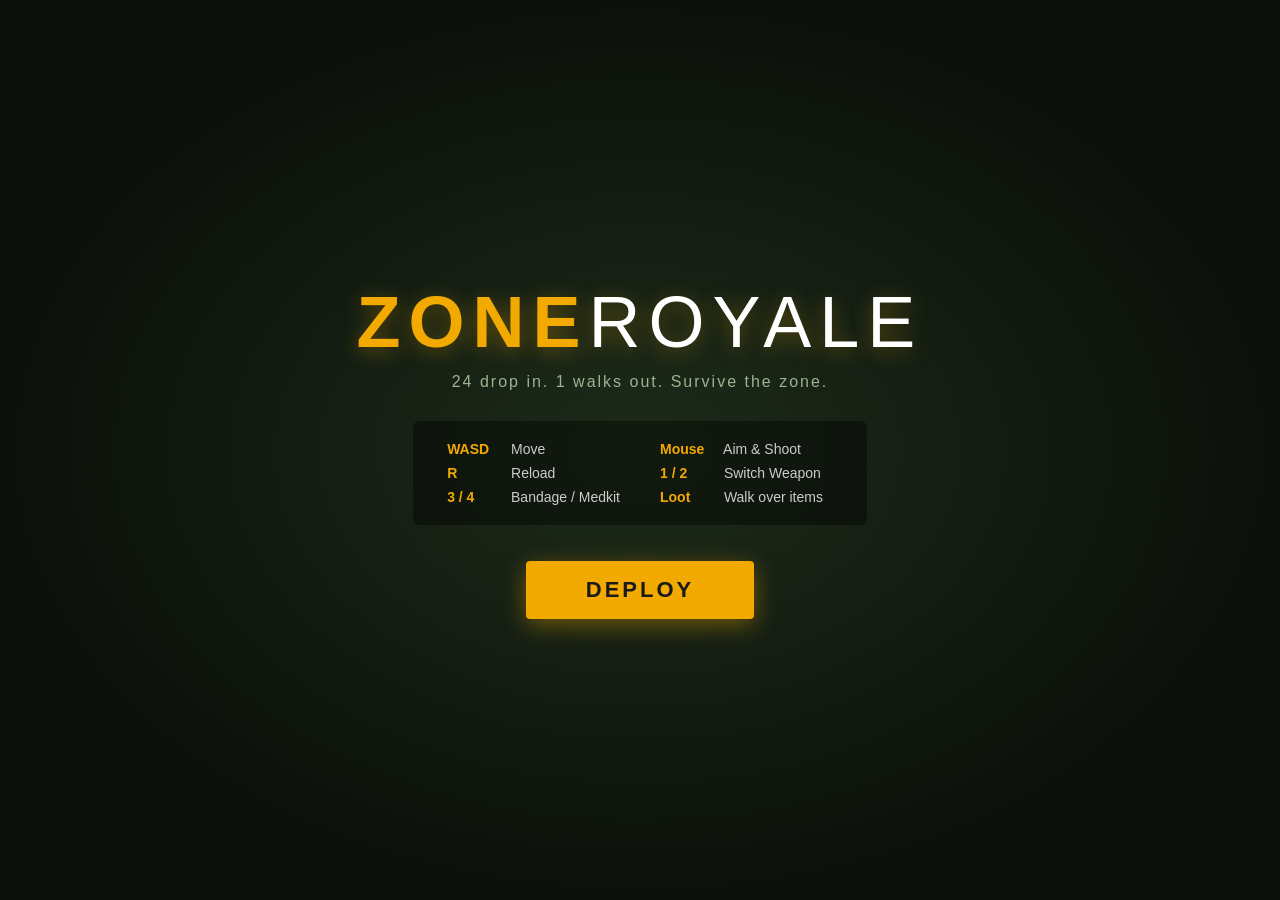
<file: Pubg/index.html>
<!DOCTYPE html>
<html lang="en">
<head>
<meta charset="UTF-8" />
<meta name="viewport" content="width=device-width, initial-scale=1.0" />
<title>ZONE ROYALE — Battle Royale</title>
<link rel="stylesheet" href="style.css" />
</head>
<body>
<canvas id="game"></canvas>

<!-- HUD -->
<div id="hud" class="hidden">
  <div id="top-left">
    <div class="pill"><span id="alive-count">24</span> ALIVE</div>
    <div class="pill kills"><span id="kill-count">0</span> KILLS</div>
  </div>

  <div id="zone-msg"></div>

  <div id="killfeed"></div>

  <div id="bottom-center">
    <div id="heal-bar" class="hidden"><div id="heal-fill"></div><span id="heal-label">Healing...</span></div>
    <div id="armor-bar"><div id="armor-fill"></div></div>
    <div id="health-bar"><div id="health-fill"></div><span id="health-text">100</span></div>
    <div id="items">
      <div class="item-slot"><b>3</b> Bandage <span id="bandage-count">x0</span></div>
      <div class="item-slot"><b>4</b> Medkit <span id="medkit-count">x0</span></div>
    </div>
  </div>

  <div id="bottom-right">
    <canvas id="minimap" width="200" height="200"></canvas>
    <div id="weapon-slots">
      <div class="wslot" id="wslot-0"><b>1</b> <span class="wname">Fists</span></div>
      <div class="wslot" id="wslot-1"><b>2</b> <span class="wname">—</span></div>
    </div>
    <div id="ammo-display">— / —</div>
  </div>

  <div id="vignette"></div>
</div>

<!-- Start screen -->
<div id="start-screen" class="screen">
  <h1>ZONE<span>ROYALE</span></h1>
  <p class="tagline">24 drop in. 1 walks out. Survive the zone.</p>
  <div class="controls-box">
    <div><b>WASD</b> Move</div>
    <div><b>Mouse</b> Aim &amp; Shoot</div>
    <div><b>R</b> Reload</div>
    <div><b>1 / 2</b> Switch Weapon</div>
    <div><b>3 / 4</b> Bandage / Medkit</div>
    <div><b>Loot</b> Walk over items</div>
  </div>
  <button id="play-btn">DEPLOY</button>
</div>

<!-- End screen -->
<div id="end-screen" class="screen hidden">
  <h2 id="end-title">#1 SURVIVOR!</h2>
  <p id="end-sub">You outlasted the battlegrounds.</p>
  <div id="end-stats"></div>
  <button id="restart-btn">DEPLOY AGAIN</button>
</div>

<script src="game.js"></script>
</body>
</html>
</file>
<file: Pubg/style.css>
* { margin: 0; padding: 0; box-sizing: border-box; }

html, body {
  width: 100%; height: 100%;
  overflow: hidden;
  background: #0b0f0b;
  font-family: "Segoe UI", Arial, sans-serif;
  user-select: none;
}

#game { display: block; width: 100vw; height: 100vh; cursor: crosshair; }

.hidden { display: none !important; }

/* ---------- HUD ---------- */
#hud { position: fixed; inset: 0; pointer-events: none; }

#top-left {
  position: absolute; top: 16px; left: 16px;
  display: flex; gap: 10px;
}
.pill {
  background: rgba(0, 0, 0, 0.55);
  color: #fff; font-weight: 700; letter-spacing: 1px;
  padding: 8px 14px; border-radius: 4px; font-size: 14px;
  border-left: 3px solid #f2a900;
}
.pill.kills { border-left-color: #e5443b; }
.pill span { color: #f2a900; font-size: 16px; }
.pill.kills span { color: #e5443b; }

#zone-msg {
  position: absolute; top: 18px; left: 50%; transform: translateX(-50%);
  color: #fff; font-weight: 700; font-size: 15px; letter-spacing: 1px;
  background: rgba(0, 0, 0, 0.5); padding: 8px 18px; border-radius: 4px;
  text-shadow: 0 1px 3px #000;
}
#zone-msg.danger { color: #6db9ff; }

#killfeed {
  position: absolute; top: 16px; right: 16px;
  display: flex; flex-direction: column; gap: 4px; align-items: flex-end;
}
.feed-entry {
  background: rgba(0, 0, 0, 0.6); color: #ddd;
  padding: 5px 10px; border-radius: 3px; font-size: 13px;
  animation: feedIn 0.2s ease-out;
}
.feed-entry .killer { color: #f2a900; font-weight: 600; }
.feed-entry .victim { color: #e5443b; font-weight: 600; }
.feed-entry.me .killer { color: #7CFC00; }
@keyframes feedIn { from { transform: translateX(30px); opacity: 0; } to { transform: none; opacity: 1; } }

/* ---------- Bottom center: health ---------- */
#bottom-center {
  position: absolute; bottom: 22px; left: 50%; transform: translateX(-50%);
  width: 380px; display: flex; flex-direction: column; gap: 5px;
}
#health-bar {
  position: relative; height: 24px; background: rgba(0, 0, 0, 0.6);
  border-radius: 4px; overflow: hidden; border: 1px solid rgba(255,255,255,0.25);
}
#health-fill {
  height: 100%; width: 100%;
  background: linear-gradient(#fdfdfd, #cfcfcf);
  transition: width 0.15s ease-out;
}
#health-fill.low { background: linear-gradient(#ff6a5e, #d43425); }
#health-fill.mid { background: linear-gradient(#ffd76a, #e0a625); }
#health-text {
  position: absolute; inset: 0; text-align: center; line-height: 24px;
  font-weight: 700; font-size: 13px; color: #222; mix-blend-mode: normal;
  text-shadow: 0 0 4px rgba(255,255,255,0.6);
}
#armor-bar {
  height: 8px; background: rgba(0,0,0,0.6); border-radius: 3px; overflow: hidden;
  border: 1px solid rgba(255,255,255,0.15);
}
#armor-fill { height: 100%; width: 0%; background: #4aa8ff; transition: width 0.2s; }

#heal-bar {
  position: relative; height: 18px; background: rgba(0,0,0,0.6);
  border-radius: 3px; overflow: hidden; border: 1px solid rgba(255,255,255,0.2);
}
#heal-fill { height: 100%; width: 0%; background: #57c84d; }
#heal-label {
  position: absolute; inset: 0; text-align: center; line-height: 18px;
  color: #fff; font-size: 11px; font-weight: 600; text-shadow: 0 1px 2px #000;
}

#items { display: flex; gap: 8px; justify-content: center; margin-top: 2px; }
.item-slot {
  background: rgba(0,0,0,0.55); color: #ccc; font-size: 12px;
  padding: 4px 10px; border-radius: 3px;
}
.item-slot b { color: #f2a900; margin-right: 4px; }
.item-slot span { color: #fff; font-weight: 600; }

/* ---------- Bottom right: minimap & weapons ---------- */
#bottom-right {
  position: absolute; bottom: 22px; right: 16px;
  display: flex; flex-direction: column; align-items: flex-end; gap: 8px;
}
#minimap {
  border: 2px solid rgba(255,255,255,0.3); border-radius: 4px;
  background: #22301f;
}
#weapon-slots { display: flex; gap: 6px; }
.wslot {
  background: rgba(0,0,0,0.55); color: #aaa; font-size: 12px;
  padding: 6px 12px; border-radius: 3px; border: 1px solid transparent;
  min-width: 110px;
}
.wslot b { color: #f2a900; margin-right: 5px; }
.wslot.active { border-color: #f2a900; color: #fff; background: rgba(40,30,0,0.7); }
#ammo-display {
  color: #fff; font-size: 22px; font-weight: 800; letter-spacing: 1px;
  text-shadow: 0 1px 4px #000;
}
#ammo-display.reloading { color: #f2a900; font-size: 16px; }

/* ---------- Damage vignette ---------- */
#vignette {
  position: absolute; inset: 0; pointer-events: none; opacity: 0;
  background: radial-gradient(ellipse at center, transparent 55%, rgba(200, 30, 20, 0.55) 100%);
  transition: opacity 0.3s;
}

/* ---------- Screens ---------- */
.screen {
  position: fixed; inset: 0; z-index: 10;
  display: flex; flex-direction: column; align-items: center; justify-content: center;
  background: radial-gradient(ellipse at center, #1d2b1a 0%, #0a0f09 75%);
  color: #fff; text-align: center;
}
.screen h1 {
  font-size: 72px; font-weight: 900; letter-spacing: 8px; color: #f2a900;
  text-shadow: 0 4px 20px rgba(242, 169, 0, 0.35);
}
.screen h1 span { color: #fff; font-weight: 300; }
.tagline { color: #9db392; margin: 10px 0 30px; font-size: 16px; letter-spacing: 2px; }
.controls-box {
  display: grid; grid-template-columns: 1fr 1fr; gap: 8px 40px;
  background: rgba(0,0,0,0.4); padding: 20px 34px; border-radius: 6px;
  margin-bottom: 36px; color: #ccc; font-size: 14px; text-align: left;
}
.controls-box b { color: #f2a900; display: inline-block; min-width: 60px; }
.screen button {
  font-size: 22px; font-weight: 800; letter-spacing: 3px;
  padding: 16px 60px; border: none; border-radius: 4px; cursor: pointer;
  background: #f2a900; color: #1a1a1a;
  box-shadow: 0 6px 24px rgba(242, 169, 0, 0.4);
  transition: transform 0.1s, box-shadow 0.1s;
}
.screen button:hover { transform: translateY(-2px); box-shadow: 0 10px 30px rgba(242, 169, 0, 0.55); }

#end-screen h2 { font-size: 54px; color: #f2a900; letter-spacing: 4px; text-shadow: 0 4px 18px rgba(0,0,0,0.7); }
#end-screen.lost h2 { color: #e5443b; }
#end-sub { color: #b8c8ae; margin: 8px 0 22px; font-size: 17px; }
#end-stats {
  display: flex; gap: 26px; margin-bottom: 34px;
}
#end-stats .stat {
  background: rgba(0,0,0,0.45); padding: 14px 26px; border-radius: 6px;
}
#end-stats .stat .num { font-size: 30px; font-weight: 800; color: #fff; }
#end-stats .stat .lbl { font-size: 12px; color: #9db392; letter-spacing: 2px; margin-top: 3px; }
</file>
